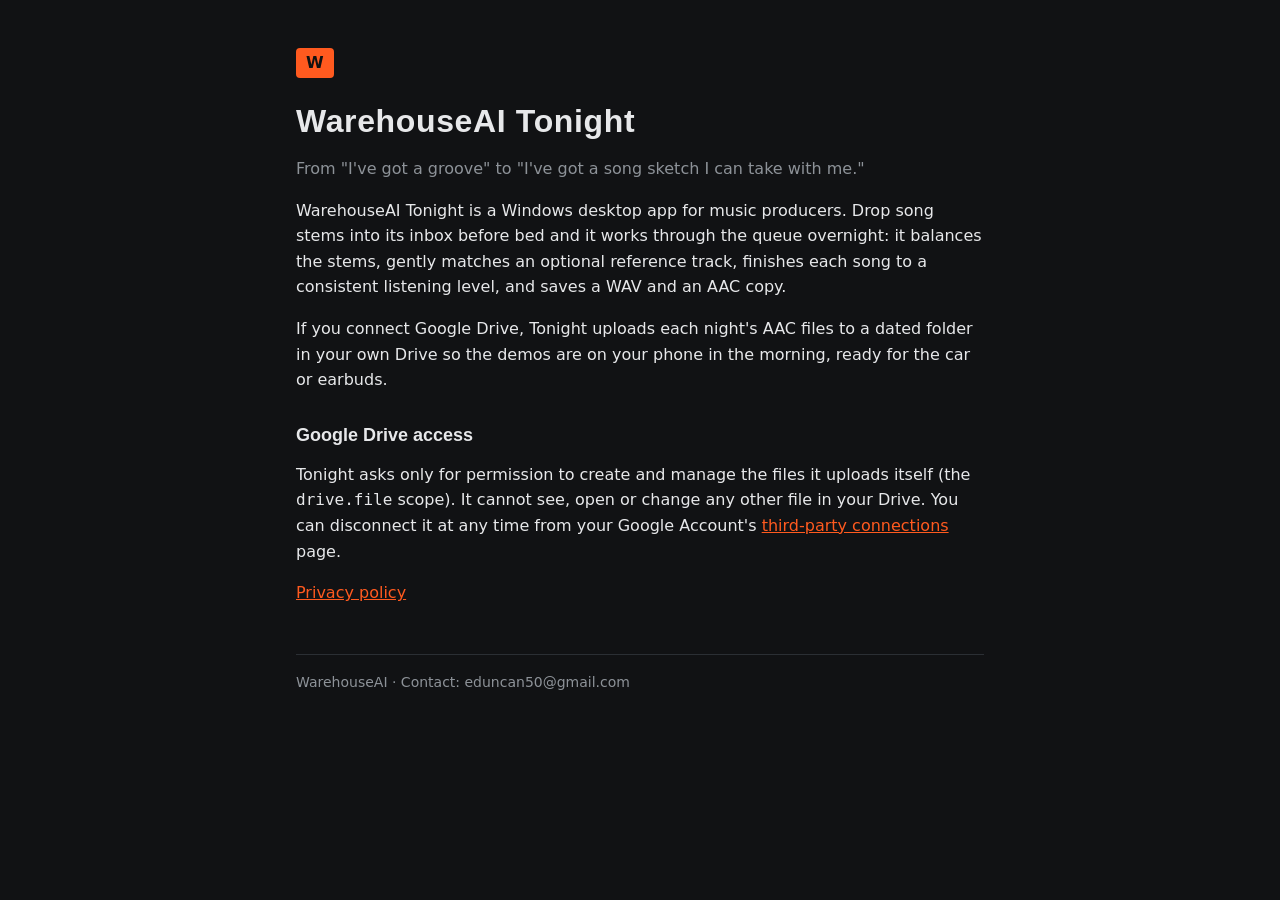
<file: warehouseai/index.html>
<!doctype html>
<html lang="en"><head><meta charset="utf-8"><meta name="viewport" content="width=device-width,initial-scale=1">
<title>WarehouseAI Tonight</title><link rel="stylesheet" href="style.css"></head>
<body><main>
<span class="mark">W</span>
<h1>WarehouseAI Tonight</h1>
<p class="dim">From "I've got a groove" to "I've got a song sketch I can take with me."</p>
<p>WarehouseAI Tonight is a Windows desktop app for music producers. Drop song stems into its inbox before bed and it works through the queue overnight: it balances the stems, gently matches an optional reference track, finishes each song to a consistent listening level, and saves a WAV and an AAC copy.</p>
<p>If you connect Google Drive, Tonight uploads each night's AAC files to a dated folder in your own Drive so the demos are on your phone in the morning, ready for the car or earbuds.</p>
<h2>Google Drive access</h2>
<p>Tonight asks only for permission to create and manage the files it uploads itself (the <code>drive.file</code> scope). It cannot see, open or change any other file in your Drive. You can disconnect it at any time from your Google Account's <a href="https://myaccount.google.com/connections">third-party connections</a> page.</p>
<p><a href="privacy.html">Privacy policy</a></p>
<footer>WarehouseAI · Contact: eduncan50@gmail.com</footer>
</main></body></html>
</file>
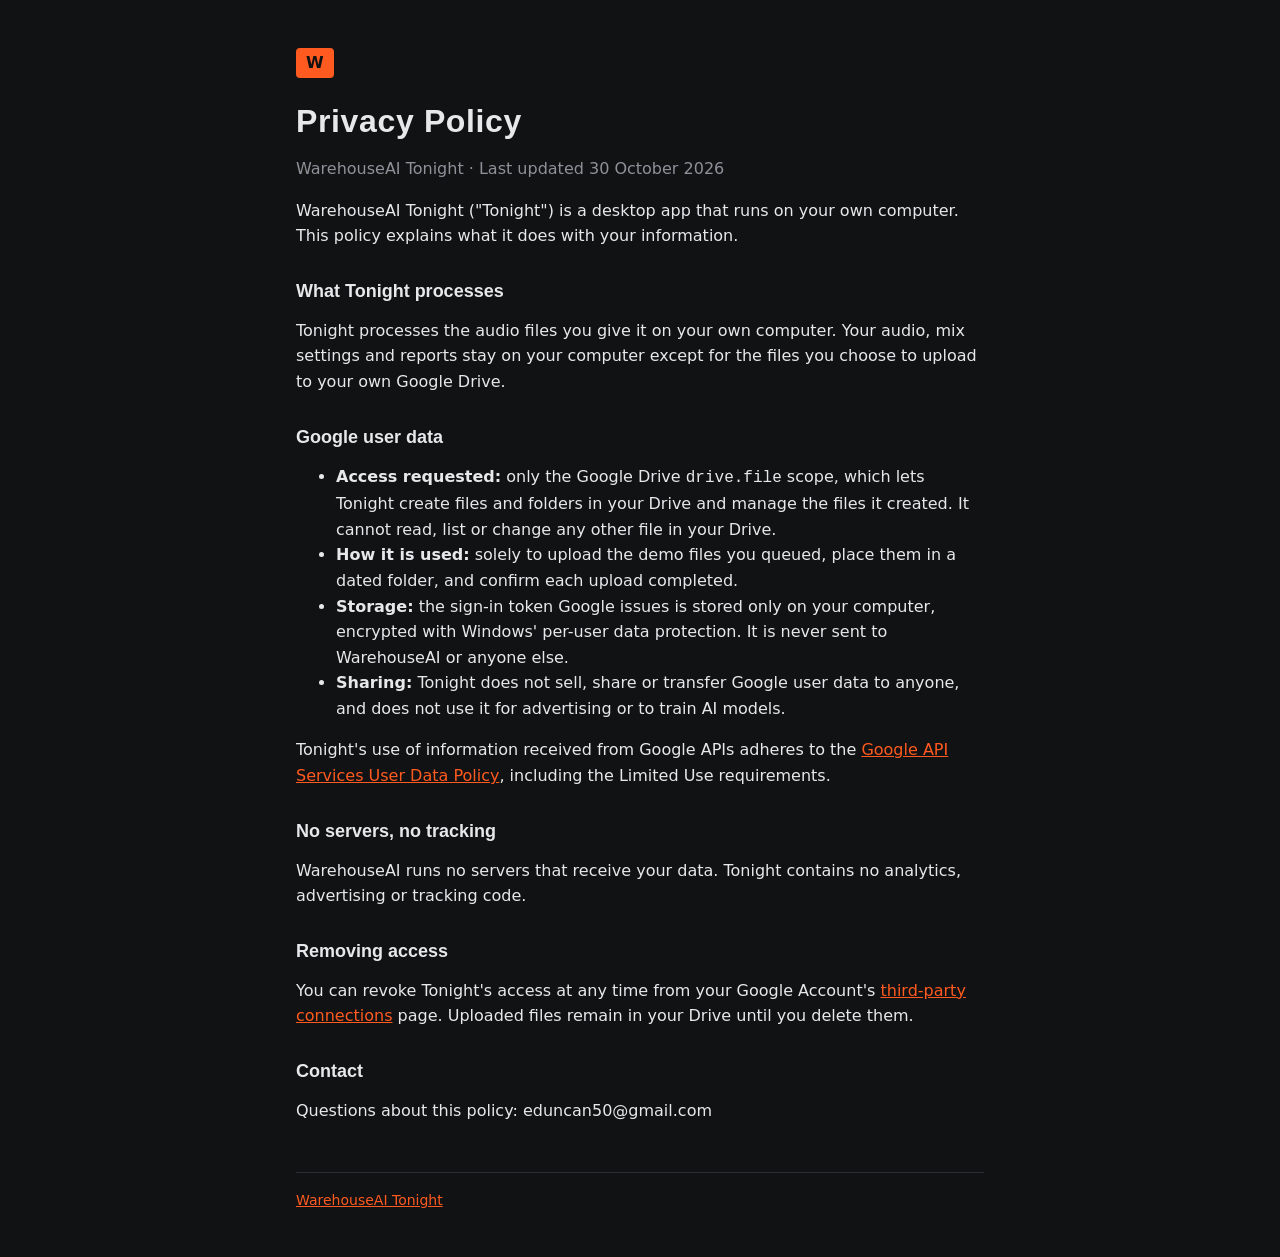
<file: warehouseai/privacy.html>
<!doctype html>
<html lang="en"><head><meta charset="utf-8"><meta name="viewport" content="width=device-width,initial-scale=1">
<title>Tonight Privacy Policy</title><link rel="stylesheet" href="style.css"></head>
<body><main>
<span class="mark">W</span>
<h1>Privacy Policy</h1>
<p class="dim">WarehouseAI Tonight · Last updated 30 October 2026</p>
<p>WarehouseAI Tonight ("Tonight") is a desktop app that runs on your own computer. This policy explains what it does with your information.</p>
<h2>What Tonight processes</h2>
<p>Tonight processes the audio files you give it on your own computer. Your audio, mix settings and reports stay on your computer except for the files you choose to upload to your own Google Drive.</p>
<h2>Google user data</h2>
<ul>
<li><strong>Access requested:</strong> only the Google Drive <code>drive.file</code> scope, which lets Tonight create files and folders in your Drive and manage the files it created. It cannot read, list or change any other file in your Drive.</li>
<li><strong>How it is used:</strong> solely to upload the demo files you queued, place them in a dated folder, and confirm each upload completed.</li>
<li><strong>Storage:</strong> the sign-in token Google issues is stored only on your computer, encrypted with Windows' per-user data protection. It is never sent to WarehouseAI or anyone else.</li>
<li><strong>Sharing:</strong> Tonight does not sell, share or transfer Google user data to anyone, and does not use it for advertising or to train AI models.</li>
</ul>
<p>Tonight's use of information received from Google APIs adheres to the <a href="https://developers.google.com/terms/api-services-user-data-policy">Google API Services User Data Policy</a>, including the Limited Use requirements.</p>
<h2>No servers, no tracking</h2>
<p>WarehouseAI runs no servers that receive your data. Tonight contains no analytics, advertising or tracking code.</p>
<h2>Removing access</h2>
<p>You can revoke Tonight's access at any time from your Google Account's <a href="https://myaccount.google.com/connections">third-party connections</a> page. Uploaded files remain in your Drive until you delete them.</p>
<h2>Contact</h2>
<p>Questions about this policy: eduncan50@gmail.com</p>
<footer><a href="index.html">WarehouseAI Tonight</a></footer>
</main></body></html>
</file>
<file: warehouseai/style.css>
:root{--bg:#111214;--panel:#1a1c1f;--line:#2b2f34;--text:#e7e8ea;--dim:#8d9298;--accent:#ff5a1f}
*{box-sizing:border-box}body{margin:0;background:var(--bg);color:var(--text);font:16px/1.6 "Segoe UI",system-ui,sans-serif}
main{max-width:720px;margin:0 auto;padding:48px 16px}
h1{font:700 32px/1.2 Bahnschrift,"Segoe UI",sans-serif;letter-spacing:.02em;margin:0 0 8px}
h2{font:700 18px Bahnschrift,"Segoe UI",sans-serif;margin:32px 0 8px}
.mark{display:inline-block;background:var(--accent);color:#111;font-weight:800;padding:2px 10px;border-radius:4px;margin-bottom:24px}
p,li{color:var(--text)}.dim{color:var(--dim)}a{color:var(--accent)}
footer{border-top:1px solid var(--line);margin-top:48px;padding-top:16px;color:var(--dim);font-size:14px}
</file>
